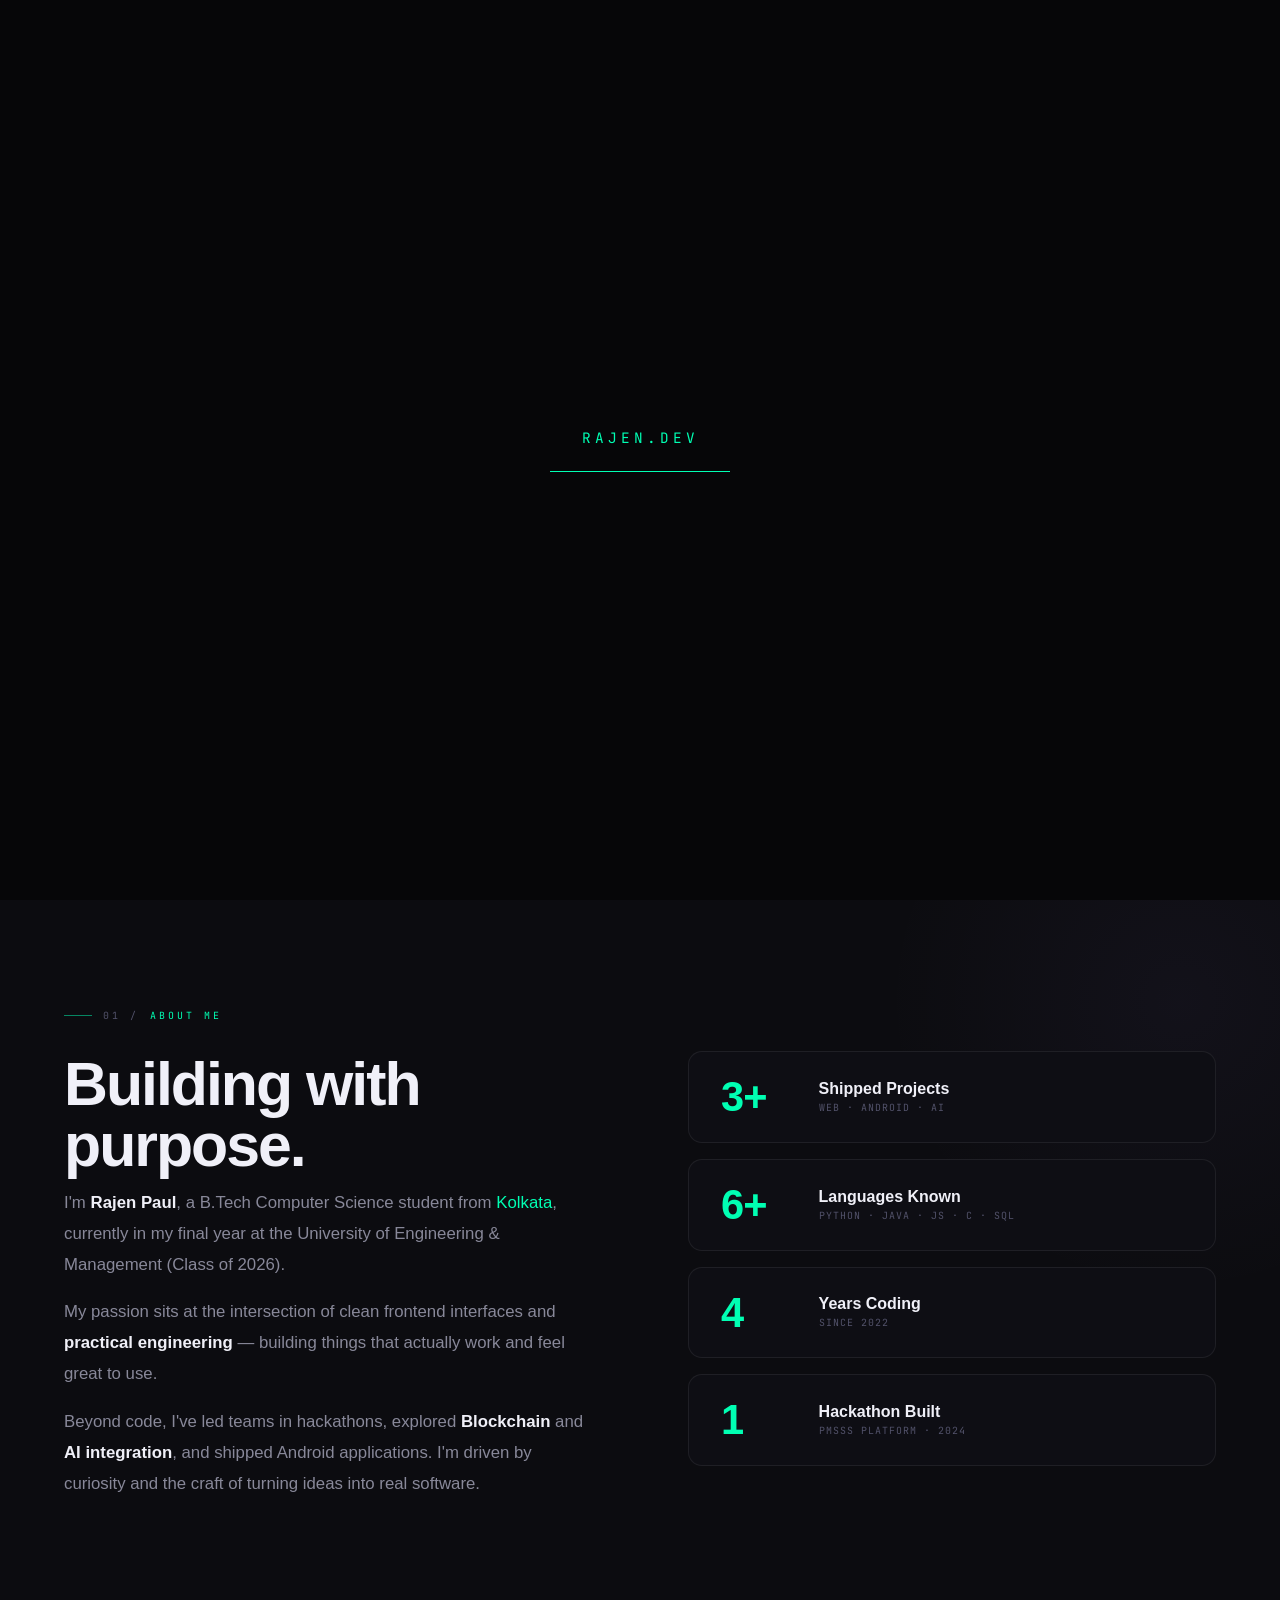
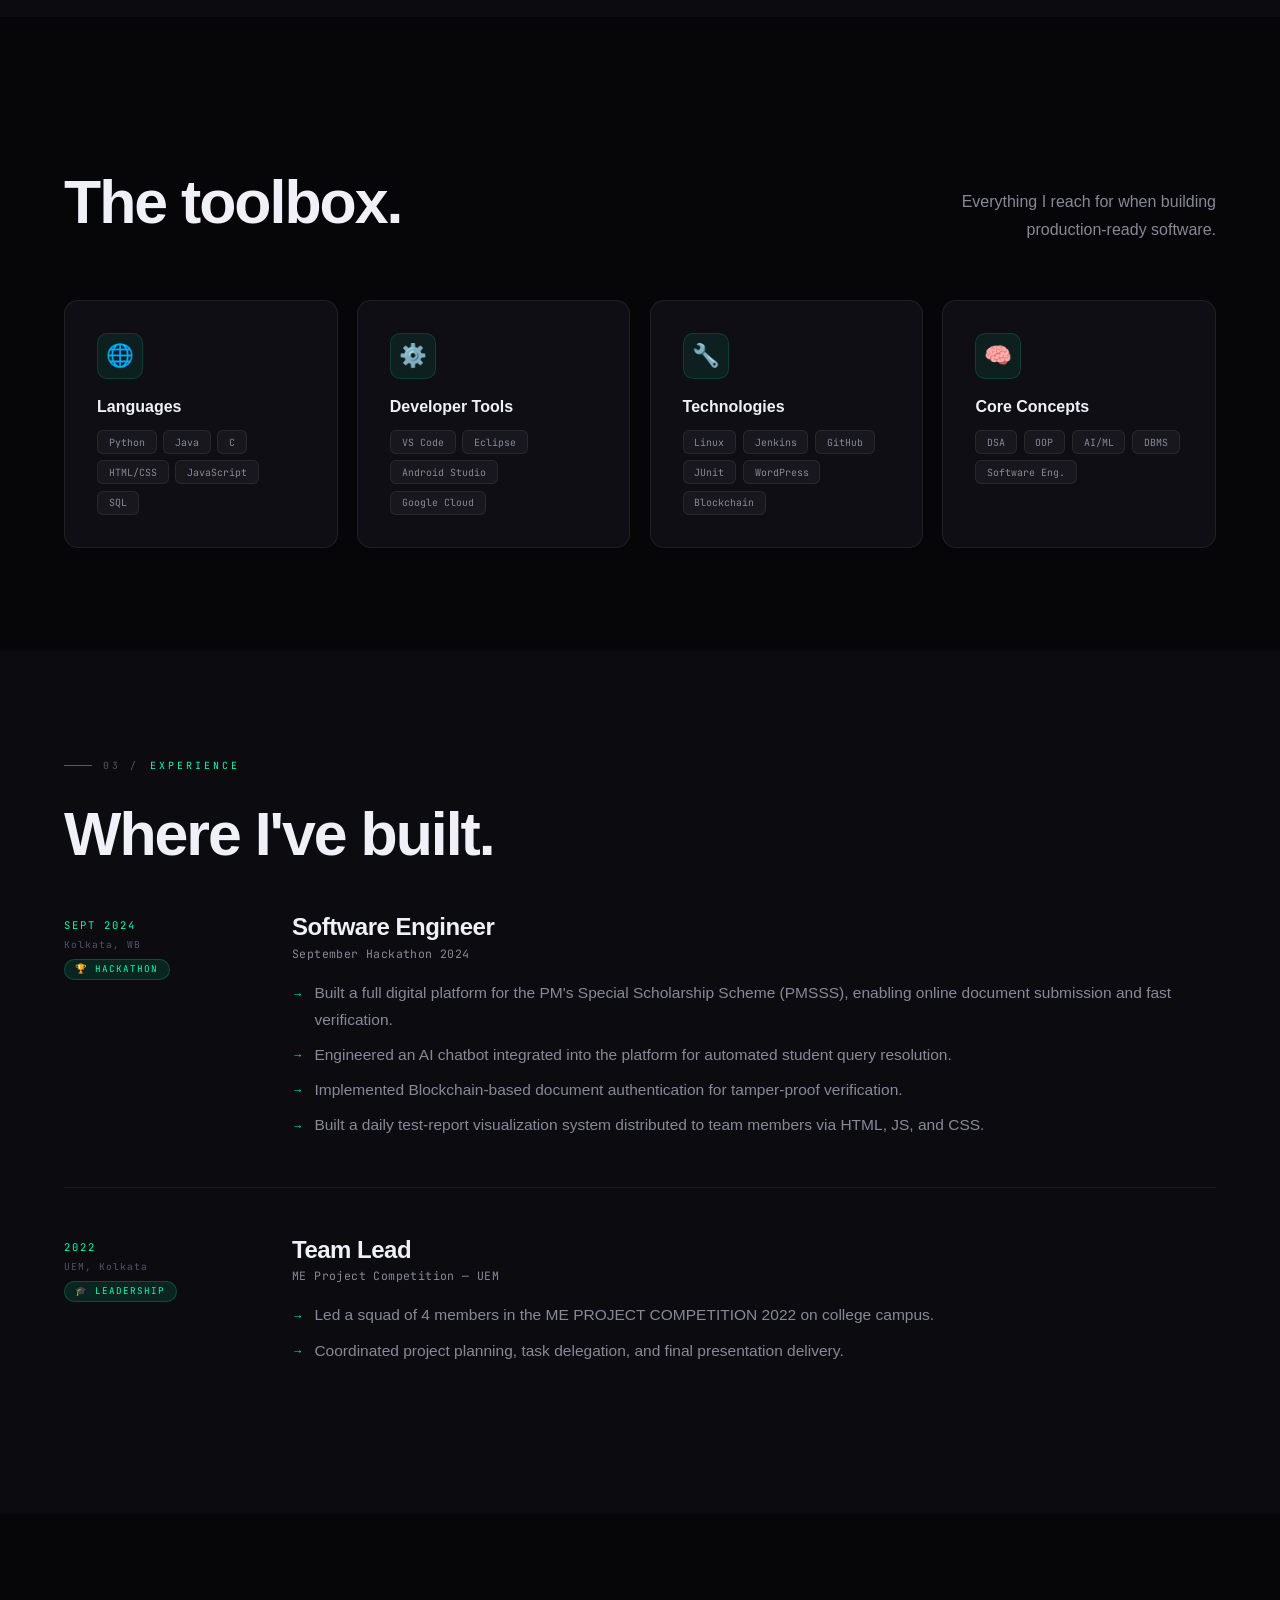
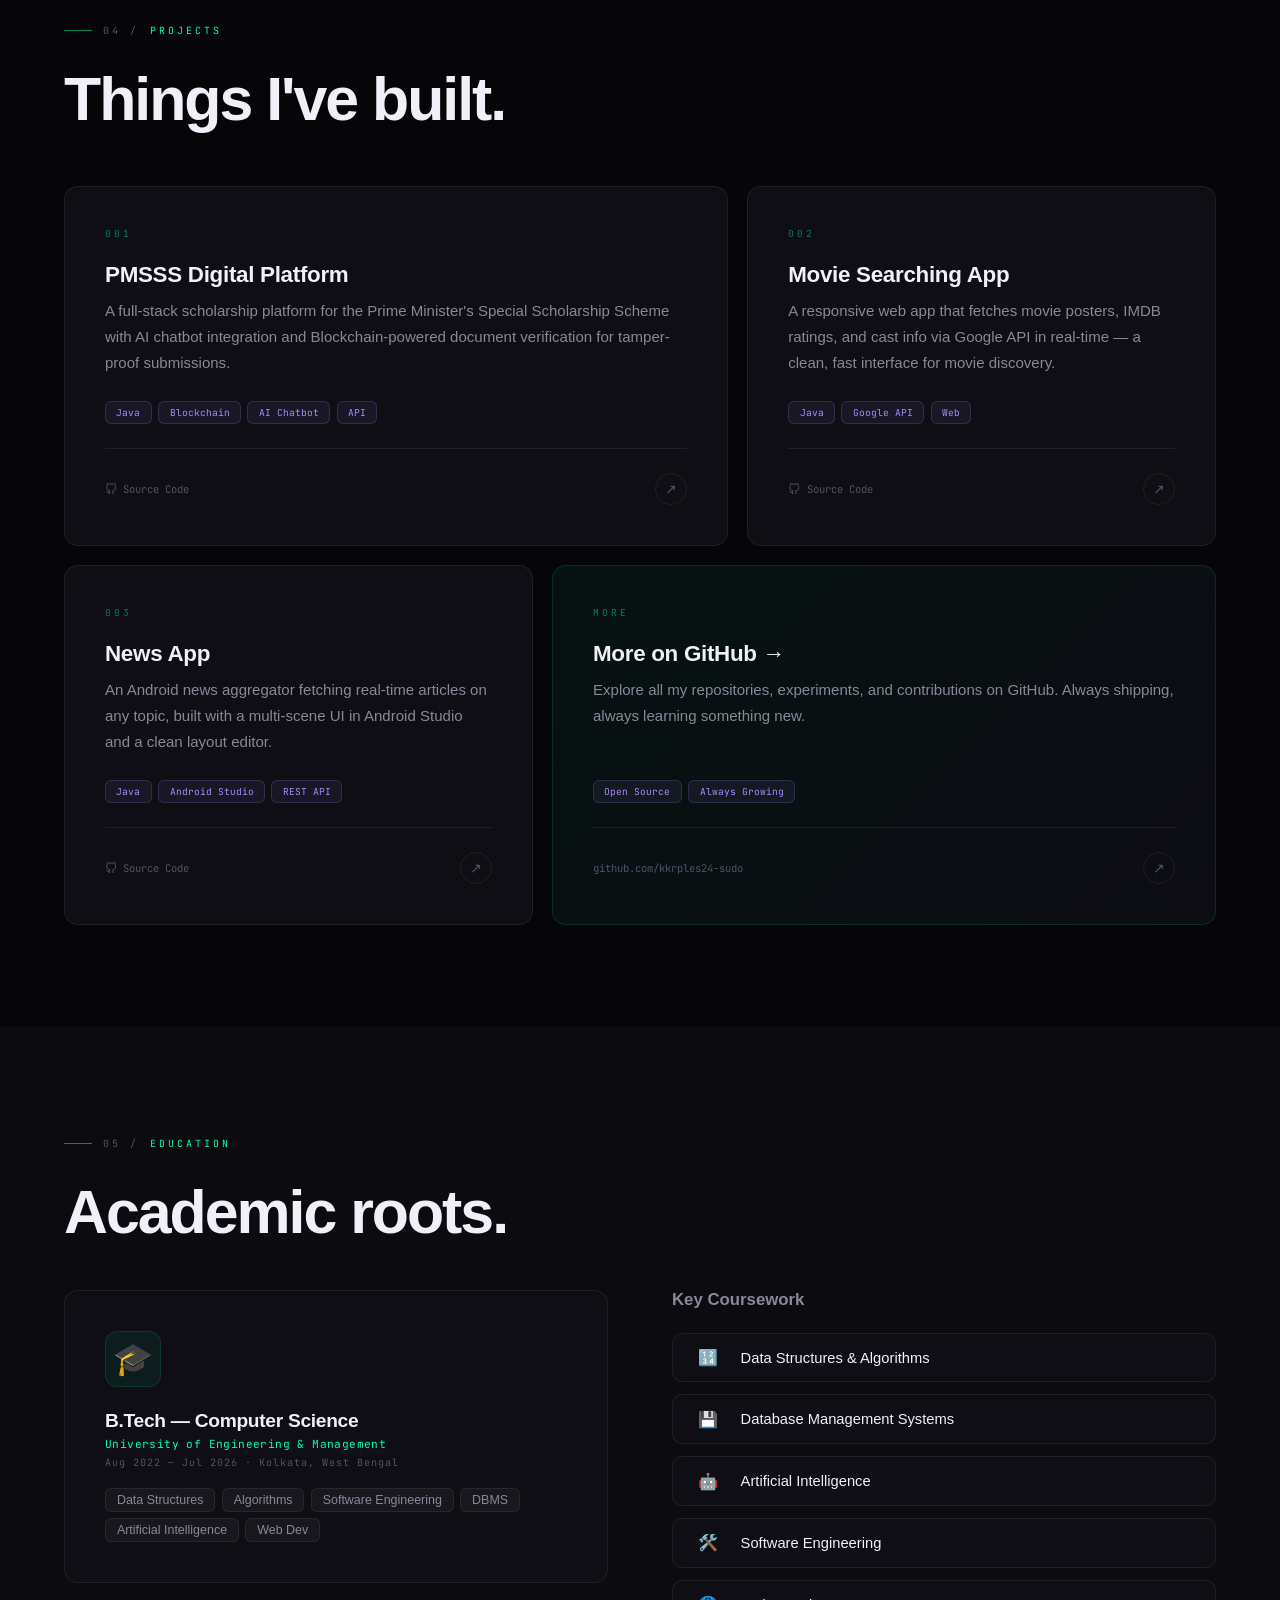
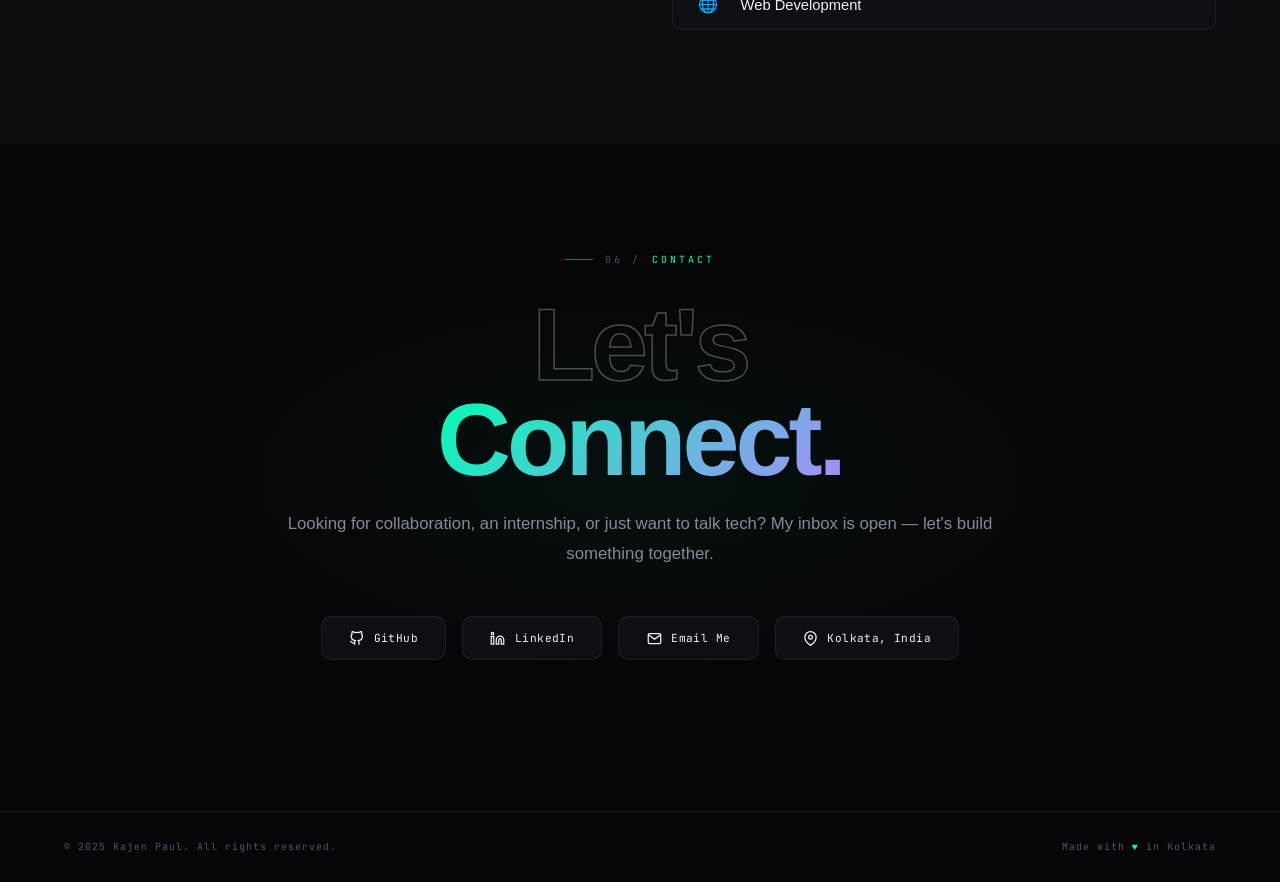
<file: Portfolio/index.html>
<!DOCTYPE html>
<html lang="en">
<head>
<meta charset="UTF-8"/>
<meta name="viewport" content="width=device-width, initial-scale=1.0"/>
<title>Rajen Paul — Developer Portfolio</title>
<link href="https://fonts.googleapis.com/css2?family=Cabinet+Grotesk:wght@300;400;500;700;800&family=JetBrains+Mono:wght@300;400;500&display=swap" rel="stylesheet"/>
<style>
:root{
  --bg:#060608;--bg2:#0c0c10;--surface:#111116;
  --border:rgba(255,255,255,0.07);
  --accent:#00ffb3;--accent-dim:rgba(0,255,179,0.12);
  --accent2:#a78bfa;--accent3:#f472b6;
  --text:#f0f0f8;--muted:#52526a;--muted2:#888899;
  --card:#0e0e14;--r:14px;
}
*,*::before,*::after{box-sizing:border-box;margin:0;padding:0}
html{scroll-behavior:smooth}
body{font-family:'Cabinet Grotesk',sans-serif;background:var(--bg);color:var(--text);overflow-x:hidden;cursor:none;-webkit-font-smoothing:antialiased}

/* PRELOADER */
#preloader{position:fixed;inset:0;z-index:9999;background:var(--bg);display:flex;align-items:center;justify-content:center;flex-direction:column;gap:1.5rem;transition:opacity .7s ease,visibility .7s ease}
#preloader.done{opacity:0;visibility:hidden}
.pre-logo{font-family:'JetBrains Mono',monospace;font-size:.9rem;color:var(--accent);letter-spacing:4px;text-transform:uppercase;opacity:0;animation:fadeIn .5s .2s ease forwards}
.pre-bar-wrap{width:180px;height:1px;background:rgba(255,255,255,.08);overflow:hidden;opacity:0;animation:fadeIn .5s .4s ease forwards}
.pre-bar{height:100%;width:0;background:var(--accent);animation:loadBar 1.8s .5s cubic-bezier(.4,0,.2,1) forwards}
@keyframes fadeIn{to{opacity:1}}
@keyframes loadBar{to{width:100%}}

/* CURSOR */
#cur{width:8px;height:8px;background:var(--accent);border-radius:50%;position:fixed;top:0;left:0;pointer-events:none;z-index:9000;transform:translate(-50%,-50%);mix-blend-mode:screen;transition:width .2s,height .2s}
#cur-ring{width:36px;height:36px;border:1px solid rgba(0,255,179,.3);border-radius:50%;position:fixed;top:0;left:0;pointer-events:none;z-index:8999;transform:translate(-50%,-50%);transition:width .25s,height .25s,border-color .25s}
body.hov #cur{width:18px;height:18px}
body.hov #cur-ring{width:62px;height:62px;border-color:rgba(0,255,179,.5)}

/* SCROLLBAR */
::-webkit-scrollbar{width:3px}
::-webkit-scrollbar-track{background:var(--bg)}
::-webkit-scrollbar-thumb{background:rgba(0,255,179,.25);border-radius:3px}
::selection{background:rgba(0,255,179,.2)}

/* PROGRESS */
#progress{position:fixed;top:0;left:0;right:0;height:2px;z-index:800;background:linear-gradient(90deg,var(--accent),var(--accent2));transform-origin:left;transform:scaleX(0)}

/* NAV */
nav{position:fixed;top:0;left:0;right:0;z-index:700;display:flex;align-items:center;justify-content:space-between;padding:1.4rem clamp(1.5rem,5vw,4rem);transition:background .4s,backdrop-filter .4s,padding .4s,border-color .4s;border-bottom:1px solid transparent}
nav.scrolled{background:rgba(6,6,8,.88);backdrop-filter:blur(24px);border-bottom-color:var(--border);padding:.9rem clamp(1.5rem,5vw,4rem)}
.nav-logo{font-family:'JetBrains Mono',monospace;font-size:.85rem;color:var(--text);text-decoration:none;letter-spacing:2px;display:flex;align-items:center;gap:.5rem}
.nav-dot{width:6px;height:6px;background:var(--accent);border-radius:50%;animation:blink 2s infinite}
@keyframes blink{0%,100%{opacity:1}50%{opacity:.25}}
.nav-links{display:flex;gap:2.5rem;list-style:none}
.nav-links a{font-family:'JetBrains Mono',monospace;font-size:.68rem;letter-spacing:2px;text-transform:uppercase;color:var(--muted);text-decoration:none;position:relative;transition:color .25s}
.nav-links a::after{content:'';position:absolute;bottom:-4px;left:0;width:0;height:1px;background:var(--accent);transition:width .3s cubic-bezier(.4,0,.2,1)}
.nav-links a:hover,.nav-links a.active{color:var(--text)}
.nav-links a:hover::after,.nav-links a.active::after{width:100%}
.nav-cta{font-family:'JetBrains Mono',monospace;font-size:.68rem;letter-spacing:1.5px;text-transform:uppercase;color:var(--bg);background:var(--accent);padding:.5rem 1.3rem;border-radius:6px;text-decoration:none;transition:transform .2s,box-shadow .3s}
.nav-cta:hover{transform:translateY(-2px);box-shadow:0 8px 28px rgba(0,255,179,.35)}

/* HERO */
#hero{min-height:100vh;display:flex;align-items:center;position:relative;overflow:hidden;padding:8rem clamp(1.5rem,5vw,4rem) 4rem}
#hero-canvas{position:absolute;inset:0;z-index:0;opacity:.7}
.hero-grid{position:absolute;inset:0;z-index:1;background:linear-gradient(rgba(0,255,179,.025) 1px,transparent 1px),linear-gradient(90deg,rgba(0,255,179,.025) 1px,transparent 1px);background-size:80px 80px;mask-image:radial-gradient(ellipse 80% 80% at 50% 50%,black 20%,transparent 100%)}
.orb{position:absolute;border-radius:50%;pointer-events:none;z-index:1}
.orb1{width:700px;height:700px;background:radial-gradient(circle,rgba(0,255,179,.07) 0%,transparent 65%);top:50%;left:40%;transform:translate(-50%,-55%);animation:floatA 9s ease-in-out infinite}
.orb2{width:500px;height:500px;background:radial-gradient(circle,rgba(167,139,250,.08) 0%,transparent 65%);top:5%;right:-8%;animation:floatB 11s ease-in-out infinite}
.orb3{width:300px;height:300px;background:radial-gradient(circle,rgba(244,114,182,.06) 0%,transparent 65%);bottom:8%;left:3%;animation:floatC 13s ease-in-out infinite}
@keyframes floatA{0%,100%{transform:translate(-50%,-55%)}50%{transform:translate(-50%,-50%)}}
@keyframes floatB{0%,100%{transform:translateY(0)}50%{transform:translateY(28px)}}
@keyframes floatC{0%,100%{transform:translateY(0)}50%{transform:translateY(-18px)}}

.hero-content{position:relative;z-index:2;max-width:1000px;width:100%}
.hero-eyebrow{display:inline-flex;align-items:center;gap:.6rem;font-family:'JetBrains Mono',monospace;font-size:.7rem;letter-spacing:3px;text-transform:uppercase;color:var(--accent);border:1px solid rgba(0,255,179,.2);padding:.45rem 1.1rem;border-radius:100px;margin-bottom:2rem;opacity:0;transform:translateY(20px);animation:up .7s .4s cubic-bezier(.4,0,.2,1) forwards}
.pulse-dot{width:7px;height:7px;background:var(--accent);border-radius:50%;animation:pulseGlow 1.8s infinite}
@keyframes pulseGlow{0%,100%{box-shadow:0 0 0 0 rgba(0,255,179,.6)}70%{box-shadow:0 0 0 8px rgba(0,255,179,0)}}
.hero-name{font-size:clamp(4rem,10vw,8.5rem);font-weight:800;line-height:.9;letter-spacing:-4px;opacity:0;transform:translateY(30px);animation:up .8s .5s cubic-bezier(.4,0,.2,1) forwards}
.hero-name .l1{display:block;color:var(--text)}
.hero-name .l2{display:block;background:linear-gradient(135deg,var(--accent),var(--accent2));-webkit-background-clip:text;-webkit-text-fill-color:transparent;background-clip:text}
.hero-role{font-size:clamp(1rem,2.2vw,1.5rem);font-weight:500;color:var(--muted2);margin-top:1.2rem;opacity:0;transform:translateY(20px);animation:up .7s .65s cubic-bezier(.4,0,.2,1) forwards}
.hero-role .typed{color:var(--accent2)}
.hero-desc{max-width:520px;font-size:1.05rem;line-height:1.8;color:var(--muted2);font-weight:300;margin-top:1.4rem;opacity:0;transform:translateY(20px);animation:up .7s .8s cubic-bezier(.4,0,.2,1) forwards}
.hero-btns{display:flex;gap:1rem;flex-wrap:wrap;margin-top:2.8rem;opacity:0;transform:translateY(20px);animation:up .7s .95s cubic-bezier(.4,0,.2,1) forwards}
.btn{position:relative;overflow:hidden;display:inline-flex;align-items:center;gap:.55rem;font-family:'JetBrains Mono',monospace;font-size:.75rem;font-weight:500;letter-spacing:.5px;text-decoration:none;border-radius:8px;padding:.9rem 1.9rem;transition:transform .3s cubic-bezier(.4,0,.2,1),box-shadow .3s}
.btn-a{background:var(--accent);color:#060608}
.btn-a:hover{transform:translateY(-3px) scale(1.02);box-shadow:0 14px 38px rgba(0,255,179,.32)}
.btn-b{background:transparent;color:var(--text);border:1px solid var(--border)}
.btn-b:hover{border-color:rgba(255,255,255,.22);background:rgba(255,255,255,.04);transform:translateY(-3px)}
.ripple-span{position:absolute;border-radius:50%;background:rgba(255,255,255,.18);transform:scale(0);animation:ripple .5s ease-out;pointer-events:none}
@keyframes ripple{to{transform:scale(4);opacity:0}}
.scroll-hint{position:absolute;bottom:3rem;left:clamp(1.5rem,5vw,4rem);display:flex;align-items:center;gap:.9rem;font-family:'JetBrains Mono',monospace;font-size:.62rem;letter-spacing:3px;text-transform:uppercase;color:var(--muted);z-index:2;opacity:0;animation:up .6s 1.3s ease forwards}
.mouse{width:22px;height:34px;border:1.5px solid var(--muted);border-radius:14px;display:flex;justify-content:center;padding-top:6px}
.wheel{width:3px;height:6px;background:var(--accent);border-radius:3px;animation:wheelAnim 1.9s infinite}
@keyframes wheelAnim{0%{transform:translateY(0);opacity:1}100%{transform:translateY(10px);opacity:0}}
.hero-aside{position:absolute;right:clamp(1.5rem,5vw,4rem);top:50%;transform:translateY(-50%);display:flex;flex-direction:column;gap:2.2rem;z-index:2;opacity:0;animation:up .7s 1.15s ease forwards}
.aside-stat{text-align:right}
.aside-num{font-size:2.6rem;font-weight:800;letter-spacing:-1.5px;background:linear-gradient(135deg,var(--text),var(--muted2));-webkit-background-clip:text;-webkit-text-fill-color:transparent;background-clip:text;line-height:1}
.aside-label{font-family:'JetBrains Mono',monospace;font-size:.6rem;letter-spacing:2px;text-transform:uppercase;color:var(--muted);margin-top:.2rem}

@keyframes up{to{opacity:1;transform:translateY(0)}}

/* SECTION */
section{padding:clamp(4rem,8vw,8rem) clamp(1.5rem,5vw,4rem)}
.stag{display:inline-flex;align-items:center;gap:.7rem;font-family:'JetBrains Mono',monospace;font-size:.62rem;letter-spacing:3px;text-transform:uppercase;color:var(--accent);margin-bottom:2rem}
.stag::before{content:'';width:28px;height:1px;background:var(--accent);opacity:.5}
.stag-n{color:var(--muted)}
.sec-h{font-size:clamp(2.2rem,5vw,3.8rem);font-weight:800;line-height:1;letter-spacing:-2px;margin-bottom:.7rem}
.sec-p{font-size:1rem;color:var(--muted2);font-weight:300;line-height:1.75;max-width:460px}

/* REVEAL */
.rev{opacity:0;transform:translateY(40px);transition:opacity .8s cubic-bezier(.4,0,.2,1),transform .8s cubic-bezier(.4,0,.2,1)}
.rev.rl{transform:translateX(-40px)}
.rev.rr{transform:translateX(40px)}
.rev.on{opacity:1;transform:translate(0)}

/* ABOUT */
#about{background:var(--bg2);position:relative;overflow:hidden}
#about::before{content:'';position:absolute;right:-200px;top:-200px;width:600px;height:600px;border-radius:50%;background:radial-gradient(circle,rgba(167,139,250,.045) 0%,transparent 70%);pointer-events:none}
.about-grid{display:grid;grid-template-columns:1fr 1fr;gap:6rem;align-items:center}
.at p{font-size:1.05rem;color:var(--muted2);line-height:1.85;font-weight:300;margin-bottom:1rem}
.at p strong{color:var(--text);font-weight:600}
.at .hl{color:var(--accent)}
.stat-cards{display:flex;flex-direction:column;gap:1rem}
.sc{background:var(--card);border:1px solid var(--border);border-radius:var(--r);padding:1.5rem 2rem;display:flex;align-items:center;gap:1.6rem;position:relative;overflow:hidden;transition:border-color .3s,transform .3s,box-shadow .3s}
.sc::before{content:'';position:absolute;left:0;top:0;bottom:0;width:3px;background:linear-gradient(180deg,var(--accent),var(--accent2));transform:scaleY(0);transform-origin:bottom;transition:transform .4s cubic-bezier(.4,0,.2,1)}
.sc:hover{border-color:rgba(0,255,179,.2);transform:translateX(8px);box-shadow:0 8px 30px rgba(0,0,0,.4)}
.sc:hover::before{transform:scaleY(1)}
.sc-n{font-size:2.6rem;font-weight:800;letter-spacing:-1px;color:var(--accent);min-width:72px;line-height:1}
.sc-title{font-weight:700;color:var(--text);font-size:1rem}
.sc-sub{font-family:'JetBrains Mono',monospace;font-size:.62rem;color:var(--muted);letter-spacing:1px;text-transform:uppercase;margin-top:.2rem}

/* SKILLS */
#skills{background:var(--bg)}
.sk-header{display:flex;justify-content:space-between;align-items:flex-end;margin-bottom:3.5rem;flex-wrap:wrap;gap:1rem}
.sk-grid{display:grid;grid-template-columns:repeat(auto-fill,minmax(268px,1fr));gap:1.2rem}
.skc{background:var(--card);border:1px solid var(--border);border-radius:var(--r);padding:2rem;position:relative;overflow:hidden;cursor:default;transition:transform .4s cubic-bezier(.4,0,.2,1),box-shadow .4s,border-color .3s}
.skc-line{position:absolute;top:0;left:0;right:0;height:1px;background:linear-gradient(90deg,transparent,var(--accent),transparent);transform:scaleX(0);transition:transform .5s cubic-bezier(.4,0,.2,1)}
.skc-glow{position:absolute;inset:0;background:radial-gradient(circle at var(--mx,50%) var(--my,50%),rgba(0,255,179,.07) 0%,transparent 55%);opacity:0;transition:opacity .4s;pointer-events:none}
.skc:hover{transform:translateY(-6px);box-shadow:0 22px 50px rgba(0,0,0,.5);border-color:rgba(0,255,179,.18)}
.skc:hover .skc-line{transform:scaleX(1)}
.skc:hover .skc-glow{opacity:1}
.ski{width:46px;height:46px;border-radius:10px;background:rgba(0,255,179,.07);border:1px solid rgba(0,255,179,.14);display:flex;align-items:center;justify-content:center;font-size:1.4rem;margin-bottom:1.2rem}
.skcat{font-weight:700;font-size:1rem;color:var(--text);margin-bottom:.9rem}
.tags{display:flex;flex-wrap:wrap;gap:.4rem}
.tag{font-family:'JetBrains Mono',monospace;font-size:.62rem;padding:.28rem .68rem;border-radius:6px;background:rgba(255,255,255,.04);border:1px solid var(--border);color:var(--muted2);transition:background .25s,color .25s,border-color .25s}
.skc:hover .tag{background:rgba(0,255,179,.06);border-color:rgba(0,255,179,.2);color:var(--accent)}

/* EXPERIENCE */
#experience{background:var(--bg2)}
.timeline{margin-top:3rem}
.tl{display:grid;grid-template-columns:180px 1fr;gap:3rem;padding:3rem 0;border-bottom:1px solid var(--border)}
.tl:first-child{padding-top:0}
.tl:last-child{border-bottom:none}
.tl-l{padding-top:.3rem}
.tl-date{font-family:'JetBrains Mono',monospace;font-size:.66rem;letter-spacing:2px;text-transform:uppercase;color:var(--accent);margin-bottom:.35rem}
.tl-loc{font-family:'JetBrains Mono',monospace;font-size:.6rem;color:var(--muted);letter-spacing:1px}
.tl-badge2{display:inline-flex;align-items:center;gap:.3rem;font-family:'JetBrains Mono',monospace;font-size:.58rem;letter-spacing:1px;text-transform:uppercase;background:rgba(0,255,179,.1);border:1px solid rgba(0,255,179,.2);color:var(--accent);padding:.22rem .65rem;border-radius:100px;margin-top:.5rem;width:fit-content}
.tl-role{font-size:1.5rem;font-weight:800;letter-spacing:-.5px;color:var(--text);margin-bottom:.3rem}
.tl-co{font-family:'JetBrains Mono',monospace;font-size:.72rem;color:var(--muted2);letter-spacing:.4px;margin-bottom:1.2rem}
.tl-pts{list-style:none;display:flex;flex-direction:column;gap:.55rem}
.tl-pts li{font-size:.97rem;color:var(--muted2);line-height:1.7;padding-left:1.4rem;position:relative;font-weight:300}
.tl-pts li::before{content:'→';position:absolute;left:0;color:var(--accent);font-size:.72rem;top:.28rem}

/* PROJECTS */
#projects{background:var(--bg);position:relative;overflow:hidden}
.pg{display:grid;grid-template-columns:repeat(12,1fr);gap:1.2rem;margin-top:3.5rem}
.pc{background:var(--card);border:1px solid var(--border);border-radius:var(--r);padding:2.5rem;position:relative;overflow:hidden;display:flex;flex-direction:column;transition:transform .4s cubic-bezier(.4,0,.2,1),box-shadow .4s,border-color .4s}
.pc:nth-child(1){grid-column:span 7}
.pc:nth-child(2){grid-column:span 5}
.pc:nth-child(3){grid-column:span 5}
.pc:nth-child(4){grid-column:span 7}
.pc::after{content:'';position:absolute;bottom:0;left:0;right:0;height:2px;background:linear-gradient(90deg,var(--accent),var(--accent2));transform:scaleX(0);transform-origin:left;transition:transform .45s cubic-bezier(.4,0,.2,1)}
.pc:hover{transform:translateY(-7px);box-shadow:0 28px 60px rgba(0,0,0,.6);border-color:rgba(0,255,179,.2)}
.pc:hover::after{transform:scaleX(1)}
.pnum{font-family:'JetBrains Mono',monospace;font-size:.6rem;color:var(--accent);letter-spacing:3px;opacity:.45;margin-bottom:1.4rem}
.ptitle{font-size:1.4rem;font-weight:800;letter-spacing:-.3px;color:var(--text);margin-bottom:.6rem}
.pdesc{font-size:.94rem;color:var(--muted2);line-height:1.75;font-weight:300;flex:1}
.ptech{display:flex;flex-wrap:wrap;gap:.4rem;margin-top:1.5rem}
.ptech span{font-family:'JetBrains Mono',monospace;font-size:.6rem;color:var(--accent2);background:rgba(167,139,250,.08);border:1px solid rgba(167,139,250,.18);padding:.25rem .65rem;border-radius:6px}
.pfoot{display:flex;justify-content:space-between;align-items:center;margin-top:1.5rem;padding-top:1.5rem;border-top:1px solid var(--border)}
.plink{font-family:'JetBrains Mono',monospace;font-size:.66rem;color:var(--muted);text-decoration:none;display:flex;align-items:center;gap:.4rem;transition:color .2s,transform .2s}
.plink:hover{color:var(--accent);transform:translateX(3px)}
.parrow{width:32px;height:32px;border-radius:50%;border:1px solid var(--border);display:flex;align-items:center;justify-content:center;color:var(--muted);font-size:.85rem;text-decoration:none;transition:background .25s,border-color .25s,color .25s,transform .35s}
.pc:hover .parrow{background:var(--accent);border-color:var(--accent);color:var(--bg);transform:rotate(45deg)}

/* EDUCATION */
#education{background:var(--bg2)}
.edu-grid{display:grid;grid-template-columns:1fr 1fr;gap:4rem;align-items:start;margin-top:3rem}
.ecard{background:var(--card);border:1px solid var(--border);border-radius:var(--r);padding:2.5rem;transition:border-color .3s,box-shadow .3s,transform .3s}
.ecard:hover{border-color:rgba(0,255,179,.2);box-shadow:0 16px 50px rgba(0,0,0,.5);transform:translateY(-4px)}
.eicon{font-size:2rem;width:56px;height:56px;background:rgba(0,255,179,.06);border:1px solid rgba(0,255,179,.12);border-radius:12px;display:flex;align-items:center;justify-content:center;margin-bottom:1.4rem}
.edeg{font-size:1.2rem;font-weight:800;letter-spacing:-.3px;color:var(--text);margin-bottom:.3rem}
.einst{font-family:'JetBrains Mono',monospace;font-size:.7rem;color:var(--accent);letter-spacing:.4px;margin-bottom:.35rem}
.eperiod{font-family:'JetBrains Mono',monospace;font-size:.63rem;color:var(--muted);letter-spacing:1px;margin-bottom:1.2rem}
.ecourses{display:flex;flex-wrap:wrap;gap:.4rem}
.ectag{font-size:.78rem;color:var(--muted2);background:rgba(255,255,255,.04);border:1px solid var(--border);padding:.24rem .68rem;border-radius:6px;transition:background .2s,border-color .2s,color .2s}
.ecard:hover .ectag{background:rgba(0,255,179,.05);border-color:rgba(0,255,179,.15);color:var(--text)}
.course-side h3{font-size:1.05rem;font-weight:700;color:var(--muted2);margin-bottom:1.4rem}
.ci{display:flex;align-items:center;gap:1rem;padding:.9rem 1.1rem;border-radius:10px;border:1px solid var(--border);background:var(--card);margin-bottom:.75rem;transition:border-color .25s,background .25s,transform .25s}
.ci:hover{border-color:rgba(0,255,179,.2);background:rgba(0,255,179,.03);transform:translateX(6px)}
.ci-icon{font-size:1rem;width:34px;text-align:center}
.ci-name{font-size:.92rem;font-weight:500;color:var(--text)}

/* CONTACT */
#contact{background:var(--bg);position:relative;overflow:hidden;text-align:center}
#contact::before{content:'';position:absolute;width:900px;height:400px;background:radial-gradient(ellipse,rgba(0,255,179,.045) 0%,transparent 70%);top:50%;left:50%;transform:translate(-50%,-50%);pointer-events:none}
.con-inner{max-width:720px;margin:0 auto;position:relative;z-index:2}
.con-big{font-size:clamp(3rem,8vw,7rem);font-weight:800;letter-spacing:-4px;line-height:.92;margin-bottom:1.4rem}
.con-stroke{-webkit-text-stroke:1.5px rgba(255,255,255,.28);color:transparent}
.con-fill{background:linear-gradient(135deg,var(--accent),var(--accent2));-webkit-background-clip:text;-webkit-text-fill-color:transparent;background-clip:text}
.con-p{font-size:1.05rem;color:var(--muted2);line-height:1.75;font-weight:300;margin-bottom:3rem}
.con-links{display:flex;flex-wrap:wrap;justify-content:center;gap:1rem;margin-bottom:3rem}
.clink{display:flex;align-items:center;gap:.6rem;padding:.85rem 1.7rem;border-radius:10px;border:1px solid var(--border);font-family:'JetBrains Mono',monospace;font-size:.7rem;letter-spacing:.4px;color:var(--text);text-decoration:none;background:var(--card);transition:border-color .25s,background .25s,transform .25s,box-shadow .25s}
.clink:hover{border-color:rgba(0,255,179,.35);background:rgba(0,255,179,.05);color:var(--accent);transform:translateY(-3px);box-shadow:0 10px 30px rgba(0,0,0,.4)}
.clink svg{transition:transform .25s}
.clink:hover svg{transform:scale(1.15)}

/* FOOTER */
footer{background:var(--bg);border-top:1px solid var(--border);padding:1.8rem clamp(1.5rem,5vw,4rem);display:flex;justify-content:space-between;align-items:center;flex-wrap:wrap;gap:1rem}
.fcopy,.fbuilt{font-family:'JetBrains Mono',monospace;font-size:.62rem;color:var(--muted);letter-spacing:1px}
.fbuilt span{color:var(--accent)}

/* RESPONSIVE */
@media(max-width:1024px){
  .hero-aside{display:none}
  .about-grid{grid-template-columns:1fr}
  .pc:nth-child(n){grid-column:span 12}
  .edu-grid{grid-template-columns:1fr}
}
@media(max-width:768px){
  .nav-links{display:none}
  .tl{grid-template-columns:1fr;gap:1rem}
}
</style>
</head>
<body>

<div id="preloader"><div class="pre-logo">rajen.dev</div><div class="pre-bar-wrap"><div class="pre-bar"></div></div></div>
<div id="cur"></div>
<div id="cur-ring"></div>
<div id="progress"></div>

<!-- NAV -->
<nav id="nav">
  <a href="#hero" class="nav-logo"><span class="nav-dot"></span>RP</a>
  <ul class="nav-links">
    <li><a href="#about">About</a></li>
    <li><a href="#skills">Skills</a></li>
    <li><a href="#experience">Experience</a></li>
    <li><a href="#projects">Projects</a></li>
    <li><a href="#contact">Contact</a></li>
  </ul>
  <a href="#contact" class="nav-cta">Hire Me</a>
</nav>

<!-- HERO -->
<section id="hero">
  <canvas id="hero-canvas"></canvas>
  <div class="hero-grid"></div>
  <div class="orb orb1"></div>
  <div class="orb orb2"></div>
  <div class="orb orb3"></div>
  <div class="hero-content">
    <div class="hero-eyebrow"><span class="pulse-dot"></span>Open to Opportunities</div>
    <h1 class="hero-name">
      <span class="l1">Rajen</span>
      <span class="l2">Paul.</span>
    </h1>
    <p class="hero-role">Frontend Developer &amp; <span class="typed" id="typed"></span></p>
    <p class="hero-desc">CS student at UEM Kolkata — building polished digital products from AI-powered platforms to Android apps. I care deeply about the details and the experience.</p>
    <div class="hero-btns">
      <a href="#projects" class="btn btn-a">
        <svg width="13" height="13" viewBox="0 0 24 24" fill="none" stroke="currentColor" stroke-width="2.5"><path d="M5 12h14M12 5l7 7-7 7"/></svg>
        View Work
      </a>
      <a href="https://github.com/kkrpes24-sudo" target="_blank" class="btn btn-b">
        <svg width="13" height="13" viewBox="0 0 24 24" fill="none" stroke="currentColor" stroke-width="2"><path d="M9 19c-5 1.5-5-2.5-7-3m14 6v-3.87a3.37 3.37 0 0 0-.94-2.61c3.14-.35 6.44-1.54 6.44-7A5.44 5.44 0 0 0 20 4.77 5.07 5.07 0 0 0 19.91 1S18.73.65 16 2.48a13.38 13.38 0 0 0-7 0C6.27.65 5.09 1 5.09 1A5.07 5.07 0 0 0 5 4.77a5.44 5.44 0 0 0-1.5 3.78c0 5.42 3.3 6.61 6.44 7A3.37 3.37 0 0 0 9 18.13V22"/></svg>
        GitHub
      </a>
    </div>
  </div>
  <div class="scroll-hint"><div class="mouse"><div class="wheel"></div></div>Scroll</div>
  <div class="hero-aside">
    <div class="aside-stat"><div class="aside-num" data-count="3">0</div><div class="aside-label">Projects</div></div>
    <div class="aside-stat"><div class="aside-num" data-count="6">0</div><div class="aside-label">Languages</div></div>
    <div class="aside-stat"><div class="aside-num" data-count="2026">2022</div><div class="aside-label">Graduating</div></div>
  </div>
</section>

<!-- ABOUT -->
<section id="about">
  <div class="about-grid">
    <div class="at rev rl">
      <div class="stag"><span class="stag-n">01 /</span> About Me</div>
      <h2 class="sec-h">Building with<br>purpose.</h2>
      <p>I'm <strong>Rajen Paul</strong>, a B.Tech Computer Science student from <span class="hl">Kolkata</span>, currently in my final year at the University of Engineering & Management (Class of 2026).</p>
      <p>My passion sits at the intersection of clean frontend interfaces and <strong>practical engineering</strong> — building things that actually work and feel great to use.</p>
      <p>Beyond code, I've led teams in hackathons, explored <strong>Blockchain</strong> and <strong>AI integration</strong>, and shipped Android applications. I'm driven by curiosity and the craft of turning ideas into real software.</p>
    </div>
    <div class="stat-cards rev rr">
      <div class="sc"><div class="sc-n">3+</div><div><div class="sc-title">Shipped Projects</div><div class="sc-sub">Web · Android · AI</div></div></div>
      <div class="sc"><div class="sc-n">6+</div><div><div class="sc-title">Languages Known</div><div class="sc-sub">Python · Java · JS · C · SQL</div></div></div>
      <div class="sc"><div class="sc-n">4</div><div><div class="sc-title">Years Coding</div><div class="sc-sub">Since 2022</div></div></div>
      <div class="sc"><div class="sc-n">1</div><div><div class="sc-title">Hackathon Built</div><div class="sc-sub">PMSSS Platform · 2024</div></div></div>
    </div>
  </div>
</section>

<!-- SKILLS -->
<section id="skills">
  <div class="sk-header">
    <div>
      <div class="stag rev"><span class="stag-n">02 /</span> Skills</div>
      <h2 class="sec-h rev">The toolbox.</h2>
    </div>
    <p class="sec-p rev" style="text-align:right;max-width:300px">Everything I reach for when building production-ready software.</p>
  </div>
  <div class="sk-grid">
    <div class="skc rev"><div class="skc-line"></div><div class="skc-glow"></div><div class="ski">🌐</div><div class="skcat">Languages</div><div class="tags"><span class="tag">Python</span><span class="tag">Java</span><span class="tag">C</span><span class="tag">HTML/CSS</span><span class="tag">JavaScript</span><span class="tag">SQL</span></div></div>
    <div class="skc rev"><div class="skc-line"></div><div class="skc-glow"></div><div class="ski">⚙️</div><div class="skcat">Developer Tools</div><div class="tags"><span class="tag">VS Code</span><span class="tag">Eclipse</span><span class="tag">Android Studio</span><span class="tag">Google Cloud</span></div></div>
    <div class="skc rev"><div class="skc-line"></div><div class="skc-glow"></div><div class="ski">🔧</div><div class="skcat">Technologies</div><div class="tags"><span class="tag">Linux</span><span class="tag">Jenkins</span><span class="tag">GitHub</span><span class="tag">JUnit</span><span class="tag">WordPress</span><span class="tag">Blockchain</span></div></div>
    <div class="skc rev"><div class="skc-line"></div><div class="skc-glow"></div><div class="ski">🧠</div><div class="skcat">Core Concepts</div><div class="tags"><span class="tag">DSA</span><span class="tag">OOP</span><span class="tag">AI/ML</span><span class="tag">DBMS</span><span class="tag">Software Eng.</span></div></div>
  </div>
</section>

<!-- EXPERIENCE -->
<section id="experience">
  <div class="stag rev"><span class="stag-n">03 /</span> Experience</div>
  <h2 class="sec-h rev">Where I've built.</h2>
  <div class="timeline">
    <div class="tl rev">
      <div class="tl-l"><div class="tl-date">Sept 2024</div><div class="tl-loc">Kolkata, WB</div><div class="tl-badge2">🏆 Hackathon</div></div>
      <div><div class="tl-role">Software Engineer</div><div class="tl-co">September Hackathon 2024</div>
        <ul class="tl-pts">
          <li>Built a full digital platform for the PM's Special Scholarship Scheme (PMSSS), enabling online document submission and fast verification.</li>
          <li>Engineered an AI chatbot integrated into the platform for automated student query resolution.</li>
          <li>Implemented Blockchain-based document authentication for tamper-proof verification.</li>
          <li>Built a daily test-report visualization system distributed to team members via HTML, JS, and CSS.</li>
        </ul>
      </div>
    </div>
    <div class="tl rev">
      <div class="tl-l"><div class="tl-date">2022</div><div class="tl-loc">UEM, Kolkata</div><div class="tl-badge2">🎓 Leadership</div></div>
      <div><div class="tl-role">Team Lead</div><div class="tl-co">ME Project Competition — UEM</div>
        <ul class="tl-pts">
          <li>Led a squad of 4 members in the ME PROJECT COMPETITION 2022 on college campus.</li>
          <li>Coordinated project planning, task delegation, and final presentation delivery.</li>
        </ul>
      </div>
    </div>
  </div>
</section>

<!-- PROJECTS -->
<section id="projects">
  <div class="stag rev"><span class="stag-n">04 /</span> Projects</div>
  <h2 class="sec-h rev">Things I've built.</h2>
  <div class="pg">
    <div class="pc rev">
      <div class="pnum">001</div>
      <div class="ptitle">PMSSS Digital Platform</div>
      <p class="pdesc">A full-stack scholarship platform for the Prime Minister's Special Scholarship Scheme with AI chatbot integration and Blockchain-powered document verification for tamper-proof submissions.</p>
      <div class="ptech"><span>Java</span><span>Blockchain</span><span>AI Chatbot</span><span>API</span></div>
      <div class="pfoot">
        <a href="https://github.com/kkrples24-sudo" target="_blank" class="plink"><svg width="12" height="12" viewBox="0 0 24 24" fill="none" stroke="currentColor" stroke-width="2"><path d="M9 19c-5 1.5-5-2.5-7-3m14 6v-3.87a3.37 3.37 0 0 0-.94-2.61c3.14-.35 6.44-1.54 6.44-7A5.44 5.44 0 0 0 20 4.77 5.07 5.07 0 0 0 19.91 1S18.73.65 16 2.48a13.38 13.38 0 0 0-7 0C6.27.65 5.09 1 5.09 1A5.07 5.07 0 0 0 5 4.77a5.44 5.44 0 0 0-1.5 3.78c0 5.42 3.3 6.61 6.44 7A3.37 3.37 0 0 0 9 18.13V22"/></svg>Source Code</a>
        <a href="https://github.com/kkrples24-sudo" target="_blank" class="parrow">↗</a>
      </div>
    </div>
    <div class="pc rev">
      <div class="pnum">002</div>
      <div class="ptitle">Movie Searching App</div>
      <p class="pdesc">A responsive web app that fetches movie posters, IMDB ratings, and cast info via Google API in real-time — a clean, fast interface for movie discovery.</p>
      <div class="ptech"><span>Java</span><span>Google API</span><span>Web</span></div>
      <div class="pfoot">
        <a href="https://github.com/kkrples24-sudo" target="_blank" class="plink"><svg width="12" height="12" viewBox="0 0 24 24" fill="none" stroke="currentColor" stroke-width="2"><path d="M9 19c-5 1.5-5-2.5-7-3m14 6v-3.87a3.37 3.37 0 0 0-.94-2.61c3.14-.35 6.44-1.54 6.44-7A5.44 5.44 0 0 0 20 4.77 5.07 5.07 0 0 0 19.91 1S18.73.65 16 2.48a13.38 13.38 0 0 0-7 0C6.27.65 5.09 1 5.09 1A5.07 5.07 0 0 0 5 4.77a5.44 5.44 0 0 0-1.5 3.78c0 5.42 3.3 6.61 6.44 7A3.37 3.37 0 0 0 9 18.13V22"/></svg>Source Code</a>
        <a href="https://github.com/kkrples24-sudo" target="_blank" class="parrow">↗</a>
      </div>
    </div>
    <div class="pc rev">
      <div class="pnum">003</div>
      <div class="ptitle">News App</div>
      <p class="pdesc">An Android news aggregator fetching real-time articles on any topic, built with a multi-scene UI in Android Studio and a clean layout editor.</p>
      <div class="ptech"><span>Java</span><span>Android Studio</span><span>REST API</span></div>
      <div class="pfoot">
        <a href="https://github.com/kkrples24-sudo" target="_blank" class="plink"><svg width="12" height="12" viewBox="0 0 24 24" fill="none" stroke="currentColor" stroke-width="2"><path d="M9 19c-5 1.5-5-2.5-7-3m14 6v-3.87a3.37 3.37 0 0 0-.94-2.61c3.14-.35 6.44-1.54 6.44-7A5.44 5.44 0 0 0 20 4.77 5.07 5.07 0 0 0 19.91 1S18.73.65 16 2.48a13.38 13.38 0 0 0-7 0C6.27.65 5.09 1 5.09 1A5.07 5.07 0 0 0 5 4.77a5.44 5.44 0 0 0-1.5 3.78c0 5.42 3.3 6.61 6.44 7A3.37 3.37 0 0 0 9 18.13V22"/></svg>Source Code</a>
        <a href="https://github.com/kkrples24-sudo" target="_blank" class="parrow">↗</a>
      </div>
    </div>
    <div class="pc rev" style="background:linear-gradient(135deg,rgba(0,255,179,.05),rgba(167,139,250,.05));border-color:rgba(0,255,179,.12)">
      <div class="pnum">MORE</div>
      <div class="ptitle">More on GitHub →</div>
      <p class="pdesc">Explore all my repositories, experiments, and contributions on GitHub. Always shipping, always learning something new.</p>
      <div class="ptech"><span>Open Source</span><span>Always Growing</span></div>
      <div class="pfoot">
        <a href="https://github.com/kkrples24-sudo" target="_blank" class="plink">github.com/kkrples24-sudo</a>
        <a href="https://github.com/kkrples24-sudo" target="_blank" class="parrow">↗</a>
      </div>
    </div>
  </div>
</section>

<!-- EDUCATION -->
<section id="education">
  <div class="stag rev"><span class="stag-n">05 /</span> Education</div>
  <h2 class="sec-h rev">Academic roots.</h2>
  <div class="edu-grid">
    <div class="ecard rev rl">
      <div class="eicon">🎓</div>
      <div class="edeg">B.Tech — Computer Science</div>
      <div class="einst">University of Engineering & Management</div>
      <div class="eperiod">Aug 2022 — Jul 2026 · Kolkata, West Bengal</div>
      <div class="ecourses">
        <span class="ectag">Data Structures</span><span class="ectag">Algorithms</span>
        <span class="ectag">Software Engineering</span><span class="ectag">DBMS</span>
        <span class="ectag">Artificial Intelligence</span><span class="ectag">Web Dev</span>
      </div>
    </div>
    <div class="course-side rev rr">
      <h3>Key Coursework</h3>
      <div class="ci"><span class="ci-icon">🔢</span><span class="ci-name">Data Structures & Algorithms</span></div>
      <div class="ci"><span class="ci-icon">💾</span><span class="ci-name">Database Management Systems</span></div>
      <div class="ci"><span class="ci-icon">🤖</span><span class="ci-name">Artificial Intelligence</span></div>
      <div class="ci"><span class="ci-icon">🛠️</span><span class="ci-name">Software Engineering</span></div>
      <div class="ci"><span class="ci-icon">🌐</span><span class="ci-name">Web Development</span></div>
    </div>
  </div>
</section>

<!-- CONTACT -->
<section id="contact">
  <div class="con-inner">
    <div class="stag rev" style="justify-content:center"><span class="stag-n">06 /</span> Contact</div>
    <h2 class="con-big rev"><span class="con-stroke">Let's</span><br><span class="con-fill">Connect.</span></h2>
    <p class="con-p rev">Looking for collaboration, an internship, or just want to talk tech? My inbox is open — let's build something together.</p>
    <div class="con-links rev">
      <a href="https://github.com/kkrples24-sudo" target="_blank" class="clink">
        <svg width="15" height="15" viewBox="0 0 24 24" fill="none" stroke="currentColor" stroke-width="2"><path d="M9 19c-5 1.5-5-2.5-7-3m14 6v-3.87a3.37 3.37 0 0 0-.94-2.61c3.14-.35 6.44-1.54 6.44-7A5.44 5.44 0 0 0 20 4.77 5.07 5.07 0 0 0 19.91 1S18.73.65 16 2.48a13.38 13.38 0 0 0-7 0C6.27.65 5.09 1 5.09 1A5.07 5.07 0 0 0 5 4.77a5.44 5.44 0 0 0-1.5 3.78c0 5.42 3.3 6.61 6.44 7A3.37 3.37 0 0 0 9 18.13V22"/></svg>
        GitHub
      </a>
      <a href="https://linkedin.com/in/rajen-paul-b37051215/" target="_blank" class="clink">
        <svg width="15" height="15" viewBox="0 0 24 24" fill="none" stroke="currentColor" stroke-width="2"><path d="M16 8a6 6 0 0 1 6 6v7h-4v-7a2 2 0 0 0-2-2 2 2 0 0 0-2 2v7h-4v-7a6 6 0 0 1 6-6z"/><rect x="2" y="9" width="4" height="12"/><circle cx="4" cy="4" r="2"/></svg>
        LinkedIn
      </a>
      <a href="mailto:rajenpaul@email.com" class="clink">
        <svg width="15" height="15" viewBox="0 0 24 24" fill="none" stroke="currentColor" stroke-width="2"><path d="M4 4h16c1.1 0 2 .9 2 2v12c0 1.1-.9 2-2 2H4c-1.1 0-2-.9-2-2V6c0-1.1.9-2 2-2z"/><polyline points="22,6 12,13 2,6"/></svg>
        Email Me
      </a>
      <a href="#" class="clink">
        <svg width="15" height="15" viewBox="0 0 24 24" fill="none" stroke="currentColor" stroke-width="2"><path d="M21 10c0 7-9 13-9 13s-9-6-9-13a9 9 0 0 1 18 0z"/><circle cx="12" cy="10" r="3"/></svg>
        Kolkata, India
      </a>
    </div>
  </div>
</section>

<footer>
  <div class="fcopy">© 2025 Rajen Paul. All rights reserved.</div>
  <div class="fbuilt">Made with <span>♥</span> in Kolkata</div>
</footer>

<script>
// PRELOADER
window.addEventListener('load',()=>{setTimeout(()=>{document.getElementById('preloader').classList.add('done');document.body.style.overflow='auto'},2100)});
document.body.style.overflow='hidden';

// CURSOR
const cur=document.getElementById('cur'),ring=document.getElementById('cur-ring');
let mx=innerWidth/2,my=innerHeight/2,rx=mx,ry=my;
document.addEventListener('mousemove',e=>{mx=e.clientX;my=e.clientY});
(function loop(){cur.style.left=mx+'px';cur.style.top=my+'px';rx+=(mx-rx)*.13;ry+=(my-ry)*.13;ring.style.left=rx+'px';ring.style.top=ry+'px';requestAnimationFrame(loop)})();
document.querySelectorAll('a,button,.skc,.pc,.sc,.ci,.ecard').forEach(el=>{
  el.addEventListener('mouseenter',()=>document.body.classList.add('hov'));
  el.addEventListener('mouseleave',()=>document.body.classList.remove('hov'));
});

// PROGRESS BAR
const pb=document.getElementById('progress');
window.addEventListener('scroll',()=>{pb.style.transform=`scaleX(${scrollY/(document.body.scrollHeight-innerHeight)})`},{ passive:true });

// NAV SCROLL
const nav=document.getElementById('nav');
window.addEventListener('scroll',()=>nav.classList.toggle('scrolled',scrollY>60),{passive:true});

// ACTIVE NAV
const secs=document.querySelectorAll('section[id]'),nas=document.querySelectorAll('.nav-links a');
new IntersectionObserver(entries=>{entries.forEach(e=>{if(e.isIntersecting)nas.forEach(a=>a.classList.toggle('active',a.getAttribute('href')==='#'+e.target.id))})},{threshold:.4}).observe(...[...secs].map(s=>(s,s)));
// fix: observe each
secs.forEach(s=>new IntersectionObserver(entries=>{entries.forEach(e=>{if(e.isIntersecting)nas.forEach(a=>a.classList.toggle('active',a.getAttribute('href')==='#'+s.id))})},{threshold:.4}).observe(s));

// SCROLL REVEAL
const revEls=document.querySelectorAll('.rev');
new IntersectionObserver((ents)=>{ents.forEach((e,i)=>{if(e.isIntersecting){setTimeout(()=>e.target.classList.add('on'),i*60);e.target._revObs&&e.target._revObs.unobserve(e.target)}})},{threshold:.12,rootMargin:'0px 0px -40px 0px'}).observe(...revEls);
const revObs=new IntersectionObserver((ents)=>{ents.forEach((e,i)=>{if(e.isIntersecting){setTimeout(()=>e.target.classList.add('on'),i*65);revObs.unobserve(e.target)}})},{threshold:.12,rootMargin:'0px 0px -40px 0px'});
revEls.forEach(el=>revObs.observe(el));

// TYPED
const words=['CS Student.','Problem Solver.','Android Dev.','Hackathon Builder.'];
let wi=0,ci=0,del=false;
const tEl=document.getElementById('typed');
function tick(){
  const w=words[wi];
  if(!del){tEl.textContent=w.slice(0,++ci);if(ci===w.length){del=true;return setTimeout(tick,1800)}}
  else{tEl.textContent=w.slice(0,--ci);if(ci===0){del=false;wi=(wi+1)%words.length}}
  setTimeout(tick,del?48:100);
}
setTimeout(tick,1600);

// PARTICLES
const cv=document.getElementById('hero-canvas'),cx=cv.getContext('2d');
function rsz(){cv.width=innerWidth;cv.height=innerHeight}rsz();
window.addEventListener('resize',rsz);
class P{
  constructor(){this.r()}
  r(){this.x=Math.random()*cv.width;this.y=Math.random()*cv.height;this.s=Math.random()*1.4+.3;this.vx=(Math.random()-.5)*.32;this.vy=(Math.random()-.5)*.32;this.o=Math.random()*.45+.08;this.c=Math.random()>.5?'0,255,179':'167,139,250'}
  u(){this.x+=this.vx;this.y+=this.vy;if(this.x<0||this.x>cv.width||this.y<0||this.y>cv.height)this.r()}
  d(){cx.beginPath();cx.arc(this.x,this.y,this.s,0,Math.PI*2);cx.fillStyle=`rgba(${this.c},${this.o})`;cx.fill()}
}
const pts=Array.from({length:85},()=>new P());
function draw(){
  cx.clearRect(0,0,cv.width,cv.height);
  pts.forEach(p=>{p.u();p.d()});
  for(let i=0;i<pts.length;i++)for(let j=i+1;j<pts.length;j++){
    const dx=pts[i].x-pts[j].x,dy=pts[i].y-pts[j].y,d=Math.sqrt(dx*dx+dy*dy);
    if(d<115){cx.beginPath();cx.strokeStyle=`rgba(0,255,179,${.055*(1-d/115)})`;cx.lineWidth=.5;cx.moveTo(pts[i].x,pts[i].y);cx.lineTo(pts[j].x,pts[j].y);cx.stroke()}
  }
  requestAnimationFrame(draw);
}
draw();

// SKILL CARD MOUSE GLOW
document.querySelectorAll('.skc').forEach(c=>{
  c.addEventListener('mousemove',e=>{const r=c.getBoundingClientRect();c.style.setProperty('--mx',((e.clientX-r.left)/r.width*100)+'%');c.style.setProperty('--my',((e.clientY-r.top)/r.height*100)+'%')});
});

// MAGNETIC BUTTONS
document.querySelectorAll('.btn').forEach(b=>{
  b.addEventListener('mousemove',e=>{const r=b.getBoundingClientRect();b.style.transform=`translate(${(e.clientX-(r.left+r.width/2))*.16}px,${(e.clientY-(r.top+r.height/2))*.16}px) translateY(-3px)`});
  b.addEventListener('mouseleave',()=>b.style.transform='');
  b.addEventListener('click',e=>{
    const sp=document.createElement('span');sp.classList.add('ripple-span');const r=b.getBoundingClientRect(),sz=Math.max(r.width,r.height)*2;
    sp.style.cssText=`width:${sz}px;height:${sz}px;left:${e.clientX-r.left-sz/2}px;top:${e.clientY-r.top-sz/2}px`;
    b.appendChild(sp);setTimeout(()=>sp.remove(),500);
  });
});

// COUNT UP
function countUp(el){
  const target=+el.dataset.count,start=+el.textContent||0,dur=1700,t0=performance.now();
  (function u(now){const t=Math.min((now-t0)/dur,1),ease=1-Math.pow(1-t,4);el.textContent=Math.round(start+(target-start)*ease);t<1?requestAnimationFrame(u):el.textContent=target})(performance.now());
}
const co=new IntersectionObserver(ents=>{ents.forEach(e=>{if(e.isIntersecting){countUp(e.target);co.unobserve(e.target)}})},{threshold:.5});
document.querySelectorAll('[data-count]').forEach(el=>co.observe(el));

// SMOOTH SCROLL
document.querySelectorAll('a[href^="#"]').forEach(a=>{
  a.addEventListener('click',e=>{const t=document.querySelector(a.getAttribute('href'));if(t){e.preventDefault();t.scrollIntoView({behavior:'smooth',block:'start'})}});
});
</script>
</body>
</html>
</file>
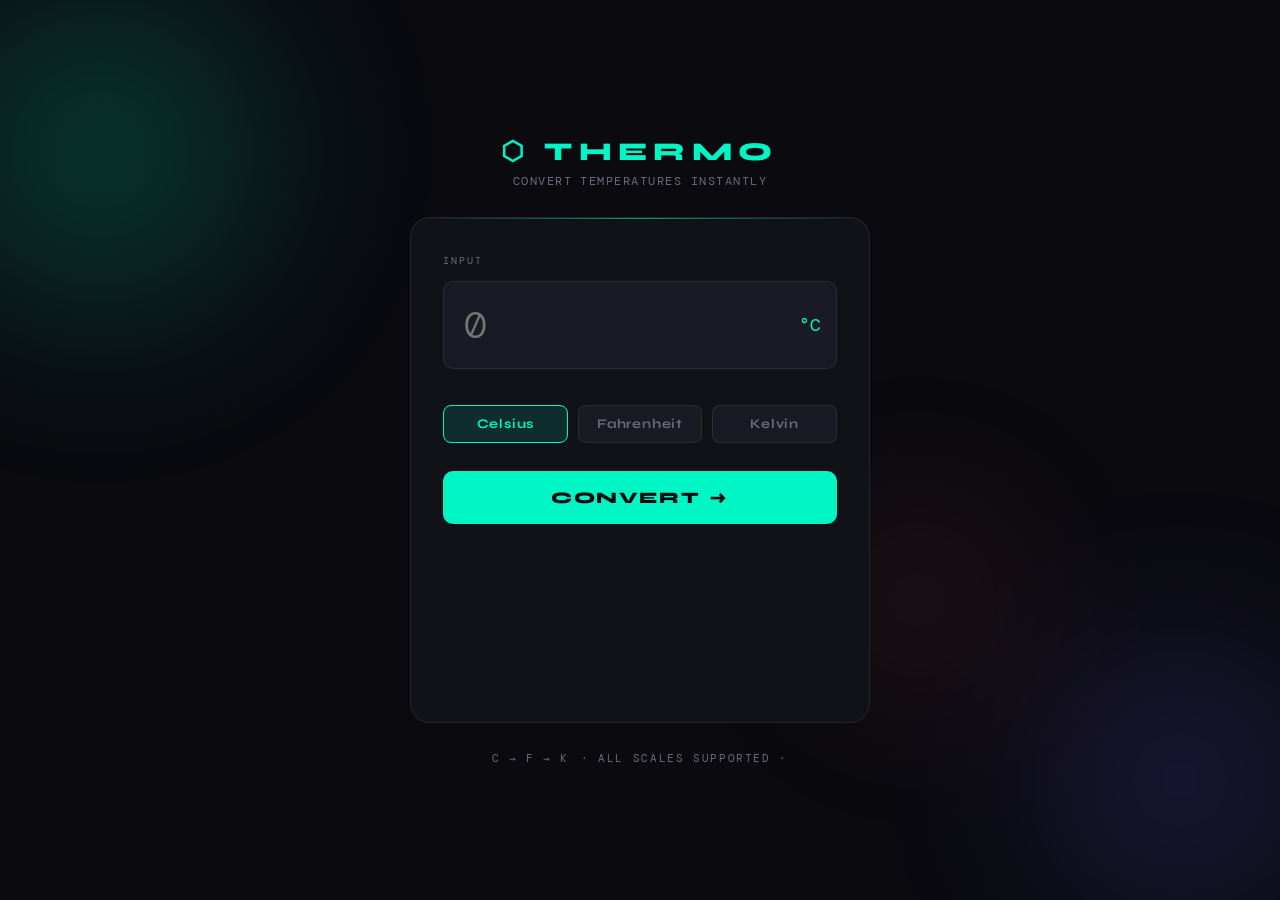
<file: Temperature Converter/index.html>
<!DOCTYPE html>
<html lang="en">
<head>
  <meta charset="UTF-8" />
  <meta name="viewport" content="width=device-width, initial-scale=1.0"/>
  <title>ThermoConvert</title>
  <link rel="stylesheet" href="style.css" />
  <link href="https://fonts.googleapis.com/css2?family=Syne:wght@400;700;800&family=DM+Mono:wght@300;400&display=swap" rel="stylesheet"/>
</head>
<body>

  <div class="bg-orbs">
    <div class="orb orb-1"></div>
    <div class="orb orb-2"></div>
    <div class="orb orb-3"></div>
  </div>

  <main class="container">

    <header class="header">
      <div class="logo">⬡ THERMO</div>
      <p class="tagline">Convert temperatures instantly</p>
    </header>

    <div class="card">

      <div class="card-label">INPUT</div>

      <div class="input-group">
        <input
          type="number"
          id="tempInput"
          class="temp-input"
          placeholder="0"
          autocomplete="off"
        />
        <div class="unit-badge" id="unitBadge">°C</div>
      </div>
      <div class="error-msg" id="errorMsg">Please enter a valid number</div>

      <div class="radio-group">
        <label class="radio-pill">
          <input type="radio" name="unit" value="C" checked />
          <span>Celsius</span>
        </label>
        <label class="radio-pill">
          <input type="radio" name="unit" value="F" />
          <span>Fahrenheit</span>
        </label>
        <label class="radio-pill">
          <input type="radio" name="unit" value="K" />
          <span>Kelvin</span>
        </label>
      </div>

      <button class="convert-btn" id="convertBtn">
        <span class="btn-text">Convert</span>
        <span class="btn-icon">→</span>
      </button>

      <div class="results" id="results">
        <div class="result-item" id="res1">
          <span class="res-label">—</span>
          <span class="res-value">—</span>
        </div>
        <div class="result-item" id="res2">
          <span class="res-label">—</span>
          <span class="res-value">—</span>
        </div>
      </div>

    </div>

    <footer class="footer">
      <span>C → F → K</span>
      <span>· All scales supported ·</span>
    </footer>

  </main>

  <script src="script.js"></script>
</body>
</html>
</file>
<file: Temperature Converter/style.css>
/* ===== RESET & BASE ===== */
*, *::before, *::after {
  box-sizing: border-box;
  margin: 0;
  padding: 0;
}

:root {
  --bg: #0a0a0f;
  --surface: #111118;
  --surface-2: #1a1a24;
  --border: rgba(255,255,255,0.08);
  --accent: #00f5c4;
  --accent-dim: rgba(0, 245, 196, 0.12);
  --accent-2: #ff6b6b;
  --text: #f0f0f5;
  --text-muted: #6b6b80;
  --font-display: 'Syne', sans-serif;
  --font-mono: 'DM Mono', monospace;
  --radius: 20px;
  --radius-sm: 10px;
}

html, body {
  height: 100%;
  background: var(--bg);
  color: var(--text);
  font-family: var(--font-display);
  overflow-x: hidden;
}

/* ===== BACKGROUND ORBS ===== */
.bg-orbs {
  position: fixed;
  inset: 0;
  pointer-events: none;
  z-index: 0;
}

.orb {
  position: absolute;
  border-radius: 50%;
  filter: blur(80px);
  opacity: 0.25;
}

.orb-1 {
  width: 500px; height: 500px;
  background: radial-gradient(circle, #00f5c4, transparent 70%);
  top: -100px; left: -150px;
  animation: drift1 12s ease-in-out infinite;
}

.orb-2 {
  width: 400px; height: 400px;
  background: radial-gradient(circle, #6c63ff, transparent 70%);
  bottom: -80px; right: -100px;
  animation: drift2 15s ease-in-out infinite;
}

.orb-3 {
  width: 300px; height: 300px;
  background: radial-gradient(circle, #ff6b6b, transparent 70%);
  top: 50%; left: 60%;
  animation: drift3 10s ease-in-out infinite;
  opacity: 0.15;
}

@keyframes drift1 {
  0%, 100% { transform: translate(0, 0); }
  50% { transform: translate(30px, 40px); }
}
@keyframes drift2 {
  0%, 100% { transform: translate(0, 0); }
  50% { transform: translate(-20px, -30px); }
}
@keyframes drift3 {
  0%, 100% { transform: translate(0, 0); }
  50% { transform: translate(-40px, 20px); }
}

/* ===== LAYOUT ===== */
.container {
  position: relative;
  z-index: 1;
  min-height: 100vh;
  display: flex;
  flex-direction: column;
  align-items: center;
  justify-content: center;
  padding: 40px 20px;
  gap: 28px;
}

/* ===== HEADER ===== */
.header {
  text-align: center;
  animation: fadeDown 0.7s ease both;
}

.logo {
  font-size: 1.6rem;
  font-weight: 800;
  letter-spacing: 0.25em;
  color: var(--accent);
  text-transform: uppercase;
  margin-bottom: 6px;
}

.tagline {
  font-family: var(--font-mono);
  font-size: 0.78rem;
  color: var(--text-muted);
  letter-spacing: 0.12em;
  text-transform: uppercase;
}

/* ===== CARD ===== */
.card {
  width: 100%;
  max-width: 460px;
  background: var(--surface);
  border: 1px solid var(--border);
  border-radius: var(--radius);
  padding: 36px 32px;
  animation: fadeUp 0.7s 0.15s ease both;
  backdrop-filter: blur(20px);
  position: relative;
  overflow: hidden;
}

.card::before {
  content: '';
  position: absolute;
  top: 0; left: 0; right: 0;
  height: 1px;
  background: linear-gradient(90deg, transparent, var(--accent), transparent);
  opacity: 0.6;
}

.card-label {
  font-family: var(--font-mono);
  font-size: 0.65rem;
  letter-spacing: 0.2em;
  color: var(--text-muted);
  text-transform: uppercase;
  margin-bottom: 14px;
}

/* ===== INPUT ===== */
.input-group {
  position: relative;
  display: flex;
  align-items: center;
  margin-bottom: 8px;
}

.temp-input {
  width: 100%;
  background: var(--surface-2);
  border: 1.5px solid var(--border);
  border-radius: var(--radius-sm);
  padding: 18px 64px 18px 20px;
  font-size: 2.4rem;
  font-family: var(--font-mono);
  font-weight: 300;
  color: var(--text);
  outline: none;
  transition: border-color 0.2s, box-shadow 0.2s;
  -moz-appearance: textfield;
}

.temp-input::-webkit-outer-spin-button,
.temp-input::-webkit-inner-spin-button { -webkit-appearance: none; }

.temp-input:focus {
  border-color: var(--accent);
  box-shadow: 0 0 0 3px var(--accent-dim);
}

.temp-input.error {
  border-color: var(--accent-2);
  box-shadow: 0 0 0 3px rgba(255,107,107,0.12);
}

.unit-badge {
  position: absolute;
  right: 16px;
  font-family: var(--font-mono);
  font-size: 1.1rem;
  color: var(--accent);
  font-weight: 400;
  pointer-events: none;
  transition: opacity 0.2s;
}

.error-msg {
  font-family: var(--font-mono);
  font-size: 0.72rem;
  color: var(--accent-2);
  margin-bottom: 10px;
  min-height: 18px;
  opacity: 0;
  transform: translateY(-4px);
  transition: opacity 0.2s, transform 0.2s;
}

.error-msg.visible {
  opacity: 1;
  transform: translateY(0);
}

/* ===== RADIO PILLS ===== */
.radio-group {
  display: flex;
  gap: 10px;
  margin-bottom: 28px;
  flex-wrap: wrap;
}

.radio-pill {
  flex: 1;
  min-width: 90px;
  cursor: pointer;
}

.radio-pill input[type="radio"] {
  display: none;
}

.radio-pill span {
  display: block;
  text-align: center;
  padding: 10px 0;
  border-radius: 8px;
  border: 1.5px solid var(--border);
  font-size: 0.82rem;
  font-weight: 700;
  letter-spacing: 0.06em;
  color: var(--text-muted);
  background: var(--surface-2);
  transition: all 0.2s;
  user-select: none;
}

.radio-pill input:checked + span {
  background: var(--accent-dim);
  border-color: var(--accent);
  color: var(--accent);
}

.radio-pill:hover span {
  border-color: rgba(255,255,255,0.2);
  color: var(--text);
}

/* ===== BUTTON ===== */
.convert-btn {
  width: 100%;
  padding: 16px;
  background: var(--accent);
  border: none;
  border-radius: var(--radius-sm);
  font-family: var(--font-display);
  font-size: 1rem;
  font-weight: 800;
  letter-spacing: 0.1em;
  text-transform: uppercase;
  color: #0a0a0f;
  cursor: pointer;
  display: flex;
  align-items: center;
  justify-content: center;
  gap: 10px;
  transition: transform 0.15s, box-shadow 0.15s, background 0.2s;
  position: relative;
  overflow: hidden;
}

.convert-btn::after {
  content: '';
  position: absolute;
  inset: 0;
  background: rgba(255,255,255,0.15);
  opacity: 0;
  transition: opacity 0.2s;
}

.convert-btn:hover {
  transform: translateY(-2px);
  box-shadow: 0 8px 30px rgba(0, 245, 196, 0.35);
}

.convert-btn:hover::after { opacity: 1; }

.convert-btn:active {
  transform: translateY(0);
  box-shadow: none;
}

.btn-icon {
  font-size: 1.1rem;
  transition: transform 0.2s;
}

.convert-btn:hover .btn-icon {
  transform: translateX(4px);
}

/* ===== RESULTS ===== */
.results {
  margin-top: 24px;
  display: flex;
  flex-direction: column;
  gap: 12px;
}

.result-item {
  background: var(--surface-2);
  border: 1px solid var(--border);
  border-radius: var(--radius-sm);
  padding: 16px 20px;
  display: flex;
  align-items: center;
  justify-content: space-between;
  opacity: 0;
  transform: translateY(10px);
  transition: opacity 0.35s, transform 0.35s, border-color 0.2s;
}

.result-item.visible {
  opacity: 1;
  transform: translateY(0);
}

.result-item:hover {
  border-color: rgba(255,255,255,0.15);
}

.res-label {
  font-family: var(--font-mono);
  font-size: 0.72rem;
  letter-spacing: 0.15em;
  color: var(--text-muted);
  text-transform: uppercase;
}

.res-value {
  font-family: var(--font-mono);
  font-size: 1.4rem;
  font-weight: 400;
  color: var(--accent);
}

/* ===== FOOTER ===== */
.footer {
  font-family: var(--font-mono);
  font-size: 0.68rem;
  color: var(--text-muted);
  letter-spacing: 0.15em;
  text-transform: uppercase;
  display: flex;
  gap: 12px;
  animation: fadeUp 0.7s 0.3s ease both;
}

/* ===== ANIMATIONS ===== */
@keyframes fadeDown {
  from { opacity: 0; transform: translateY(-20px); }
  to   { opacity: 1; transform: translateY(0); }
}

@keyframes fadeUp {
  from { opacity: 0; transform: translateY(20px); }
  to   { opacity: 1; transform: translateY(0); }
}

/* ===== RESPONSIVE ===== */
@media (max-width: 480px) {
  .card { padding: 28px 20px; }
  .temp-input { font-size: 1.8rem; }
  .radio-group { gap: 8px; }
}
</file>
